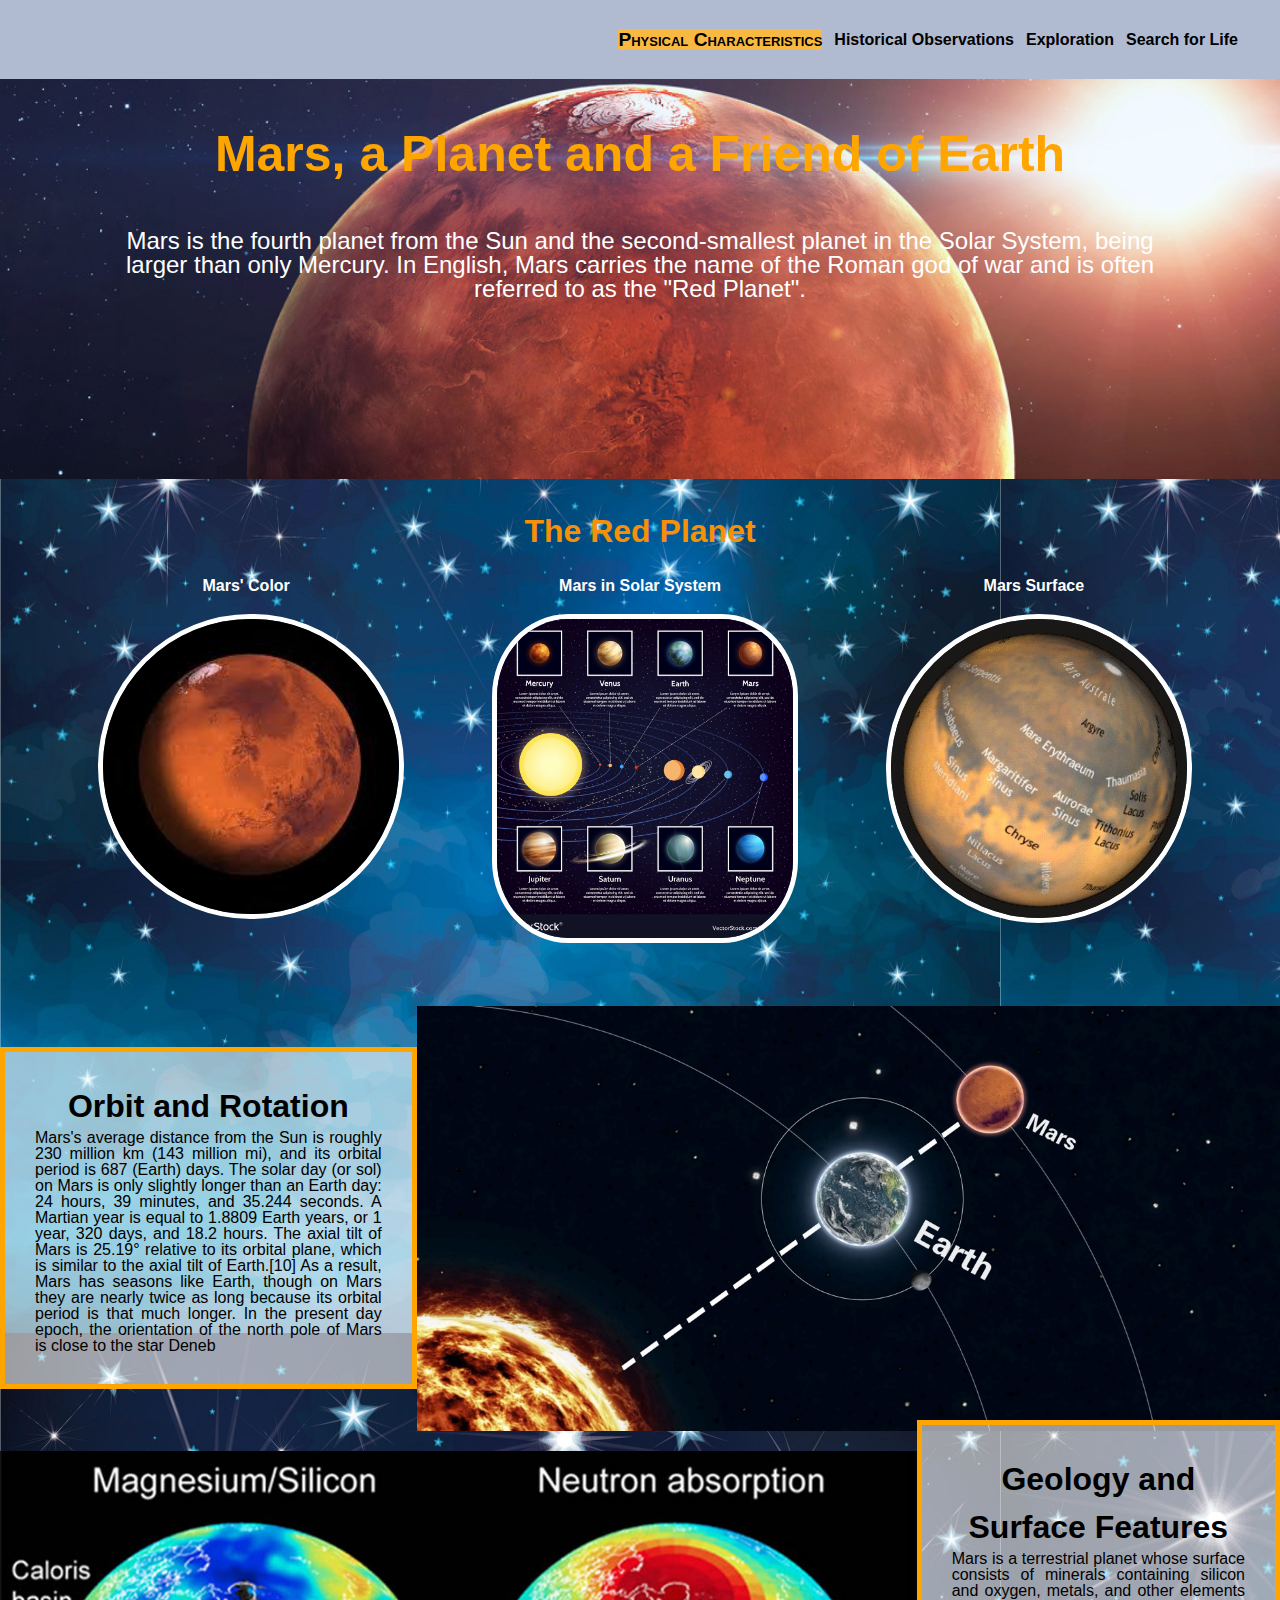
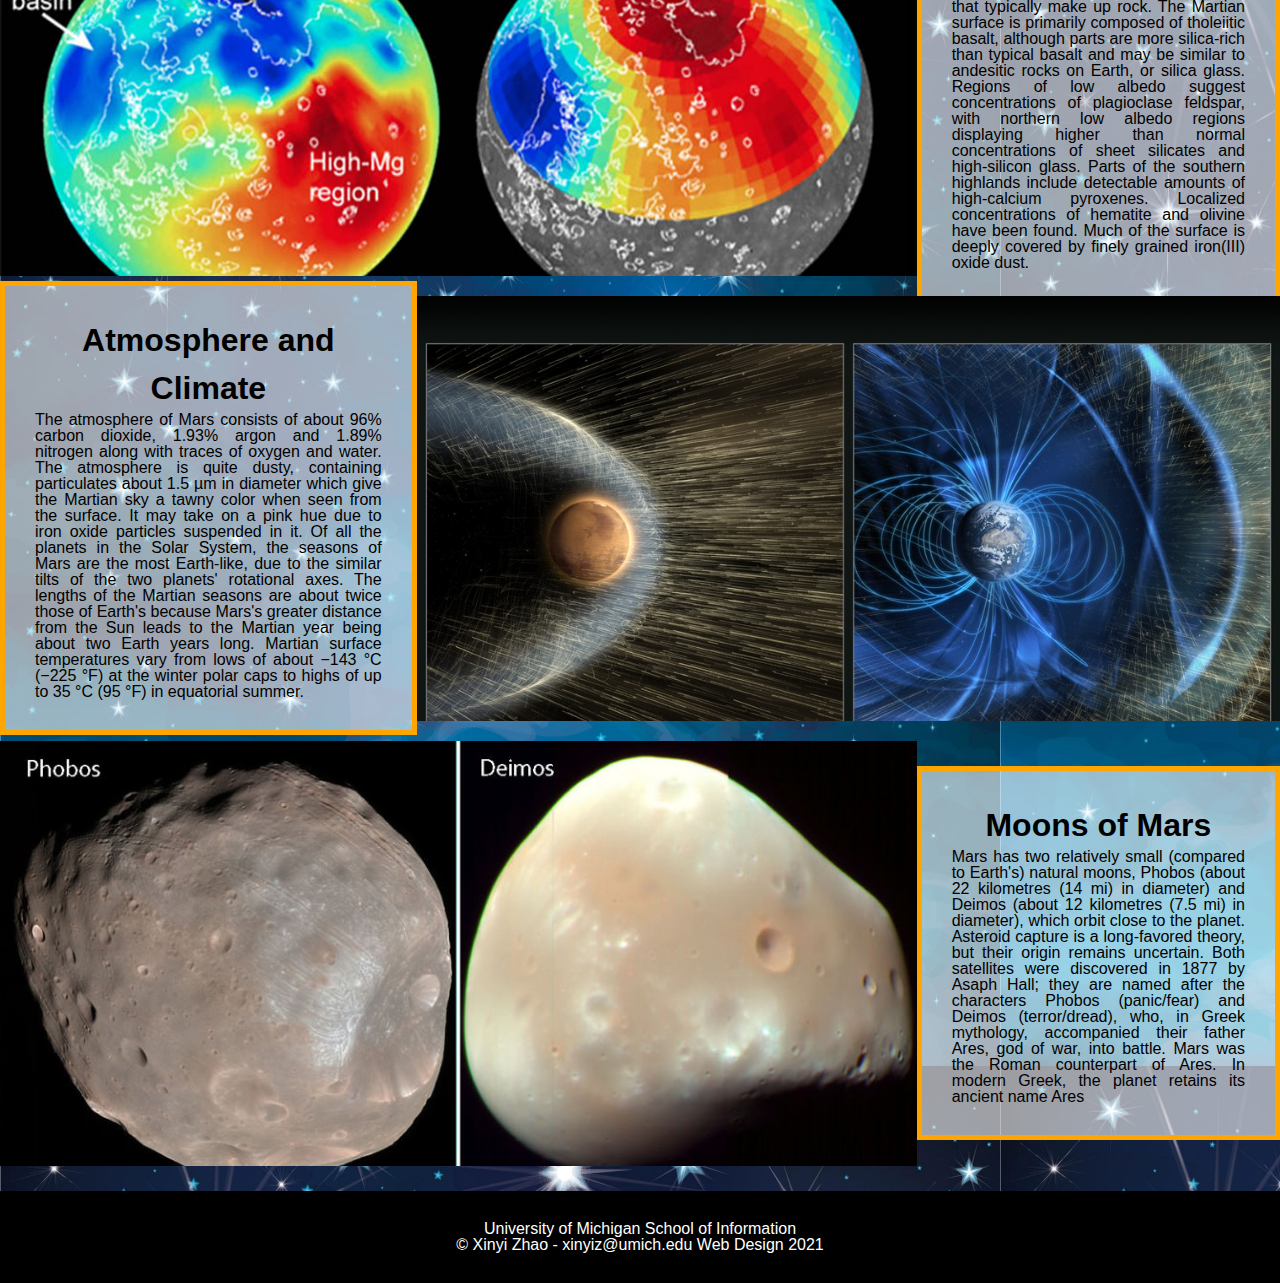
<file: index.html>
<!DOCTYPE html>
<html lang="en">
  <head>
    <meta charset="utf-8">
    <meta name="viewport" content="width=device-width, initial-scale=1.0">
    <link rel="stylesheet" type="text/css" href="css/html5reset.css">
    <link rel="stylesheet" type="text/css" href="css/style.css">
    <link rel="shortcut icon" type="image/jpg" href="images/logo.jpg"/>
    <title>Introduction about Mars</title>
  </head>
  <body>
    <div class="skip"><a href="#main">Skip to Main Content</a></div>
    <nav>
        <ul class="nav_links">
          <li><a href="index.html" class="active-page">Physical Characteristics</a></li>
          <li><a href="history.html">Historical Observations</a></li>
          <li><a href="explore.html">Exploration</a></li>
          <li><a href="life.html">Search for Life</a></li>
        </ul>
      </nav>
    
      
    <header id="main" style="background-image: url('images/head1.jpg');">
      <h1>Mars, a Planet and a Friend of Earth</h1>
      <p>Mars is the fourth planet from the Sun and the second-smallest planet in the Solar System, being larger than only Mercury. In English, Mars carries the name of the Roman god of war and is often referred to as the "Red Planet".</p>
    </header>
    
  <main>
    <section class="introduce">
      <header>
        <h2 class = "introduction">The Red Planet</h2>
      </header>

      <div class="three_img">
      <div class="image_a">
        <img src="images/page1_a.jpg" alt=""/>
      </div>
      <div class="image_b">
        <img src="images/page1_b.jpg" alt=""/>
      </div>
      <div class="image_c">
        <img src="images/page1_c.jpg" alt=""/>
      </div>

      <div class="title_a">
        <a id="a"></a>
        <h3>Mars' Color</h2>
      </div>
      <div class="title_b">
        <a id="b"></a>
        <h3>Mars in Solar System</h2>
      </div>
      <div class="title_c">
        <a id="c"></a>
        <h3>Mars Surface</h2>
      </div>
    </div>
    </section>

    <section class="container">
    <div class="one-image">
      <img src="images/orbit.jpg" alt=""/>
    </div>
    
    <div class="one text">
      <a id="one"></a>
      <h2>Orbit and Rotation</h2>
      <p>Mars's average distance from the Sun is roughly 230 million km (143 million mi), and its orbital period is 687 (Earth) days. The solar day (or sol) on Mars is only slightly longer than an Earth day: 24 hours, 39 minutes, and 35.244 seconds. A Martian year is equal to 1.8809 Earth years, or 1 year, 320 days, and 18.2 hours.  The axial tilt of Mars is 25.19° relative to its orbital plane, which is similar to the axial tilt of Earth.[10] As a result, Mars has seasons like Earth, though on Mars they are nearly twice as long because its orbital period is that much longer. In the present day epoch, the orientation of the north pole of Mars is close to the star Deneb</p>
    </div>

    <div class="two-image">
      <img src="images/surface.jpg" alt=""/>
    </div>

    <div class="two text">
      <a id="two"></a>
      <h2>Geology and Surface Features</h2>
      <p>Mars is a terrestrial planet whose surface consists of minerals containing silicon and oxygen, metals, and other elements that typically make up rock. The Martian surface is primarily composed of tholeiitic basalt, although parts are more silica-rich than typical basalt and may be similar to andesitic rocks on Earth, or silica glass. Regions of low albedo suggest concentrations of plagioclase feldspar, with northern low albedo regions displaying higher than normal concentrations of sheet silicates and high-silicon glass. Parts of the southern highlands include detectable amounts of high-calcium pyroxenes. Localized concentrations of hematite and olivine have been found. Much of the surface is deeply covered by finely grained iron(III) oxide dust.</p>
    </div>

    <div class="three-image">
      <img src="images/atmosphere.jpg" alt=""/>
    </div>

    <div class="three text">
      <a id="three"></a>
      <h2>Atmosphere and Climate</h2>
      <p>The atmosphere of Mars consists of about 96% carbon dioxide, 1.93% argon and 1.89% nitrogen along with traces of oxygen and water. The atmosphere is quite dusty, containing particulates about 1.5 µm in diameter which give the Martian sky a tawny color when seen from the surface. It may take on a pink hue due to iron oxide particles suspended in it. Of all the planets in the Solar System, the seasons of Mars are the most Earth-like, due to the similar tilts of the two planets' rotational axes. The lengths of the Martian seasons are about twice those of Earth's because Mars's greater distance from the Sun leads to the Martian year being about two Earth years long. Martian surface temperatures vary from lows of about −143 °C (−225 °F) at the winter polar caps to highs of up to 35 °C (95 °F) in equatorial summer.</p>
    </div>

    <div class="four-image">
      <img src="images/moon.jpg" alt =""/>
    </div>

    <div class="four text">
      <a id="four"></a>
      <h2>Moons of Mars</h2>
      <p>Mars has two relatively small (compared to Earth's) natural moons, Phobos (about 22 kilometres (14 mi) in diameter) and Deimos (about 12 kilometres (7.5 mi) in diameter), which orbit close to the planet. Asteroid capture is a long-favored theory, but their origin remains uncertain. Both satellites were discovered in 1877 by Asaph Hall; they are named after the characters Phobos (panic/fear) and Deimos (terror/dread), who, in Greek mythology, accompanied their father Ares, god of war, into battle. Mars was the Roman counterpart of Ares. In modern Greek, the planet retains its ancient name Ares</p>
    </div>
  </section>
  </main>
    <footer>
      <p>University of Michigan School of Information <br/>
        &copy; Xinyi Zhao - xinyiz@umich.edu Web Design 2021</p>
    </footer>
  </body>
</html>
</file>
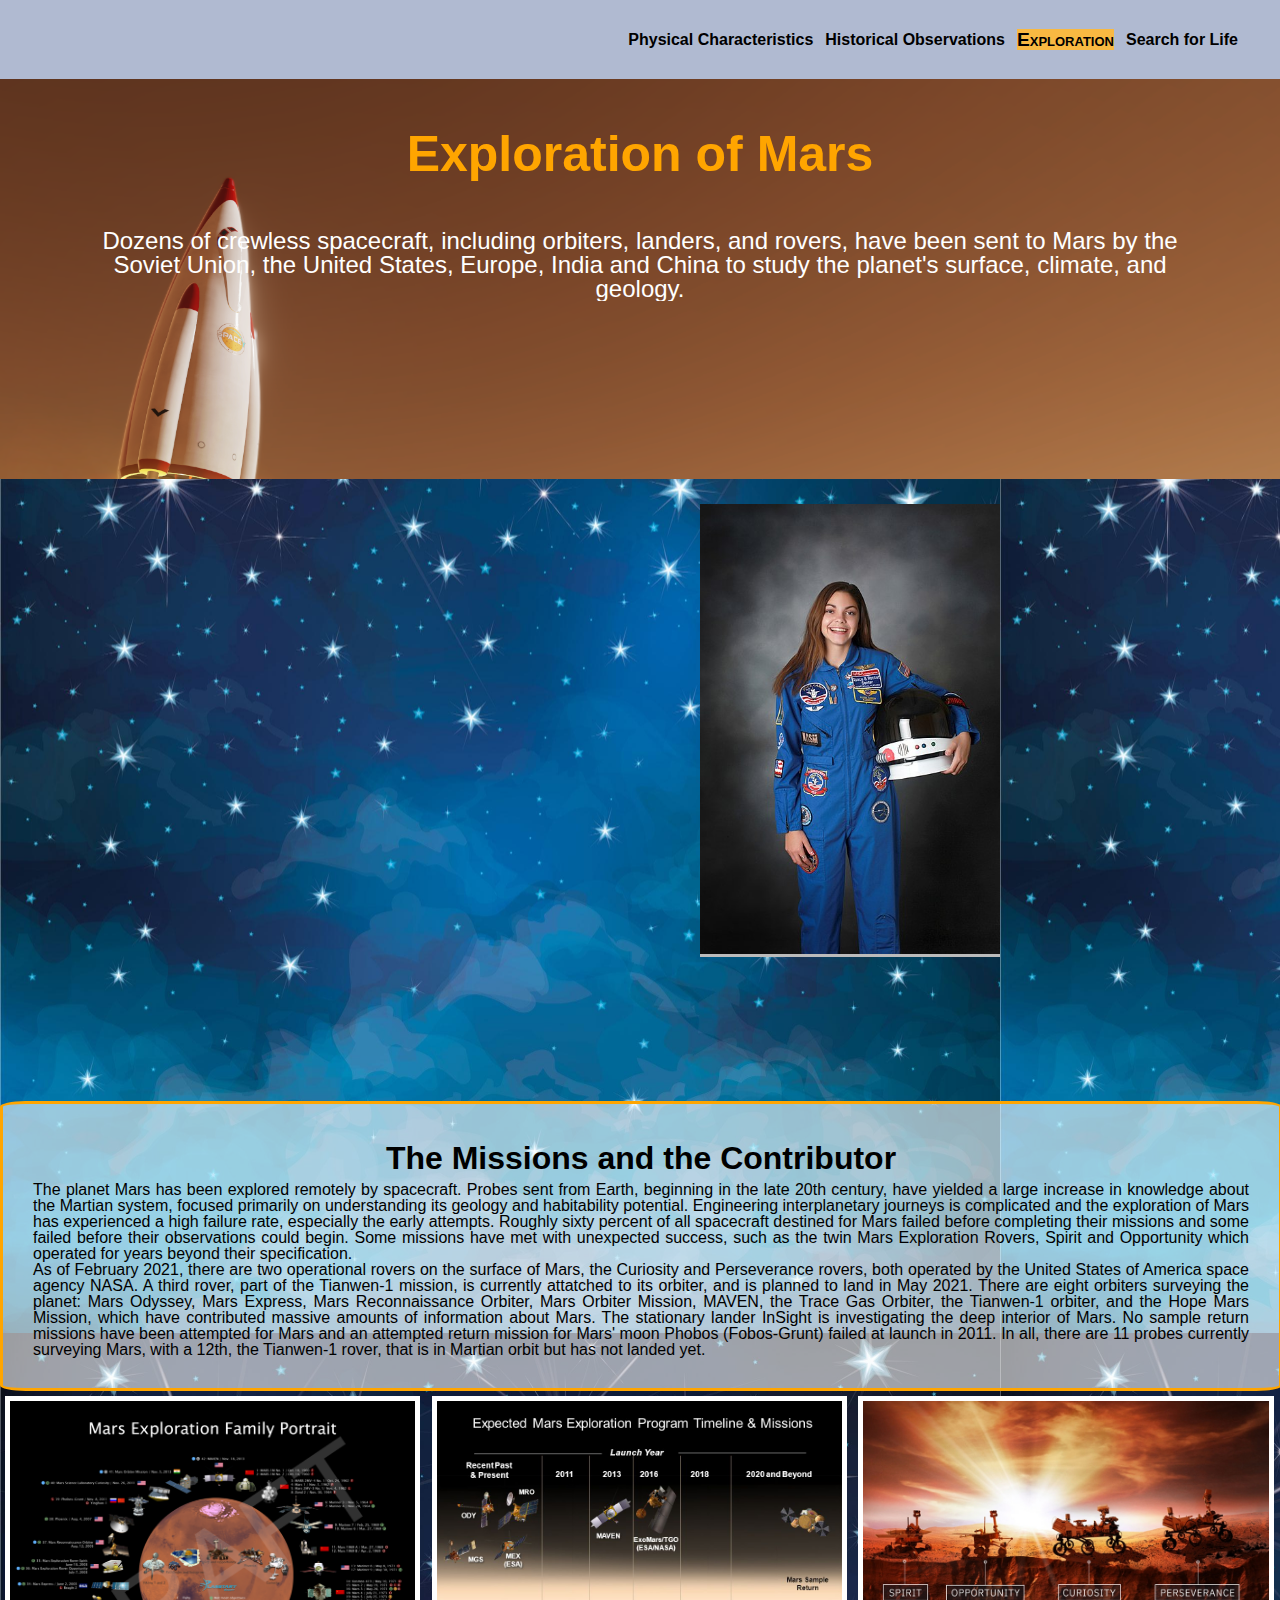
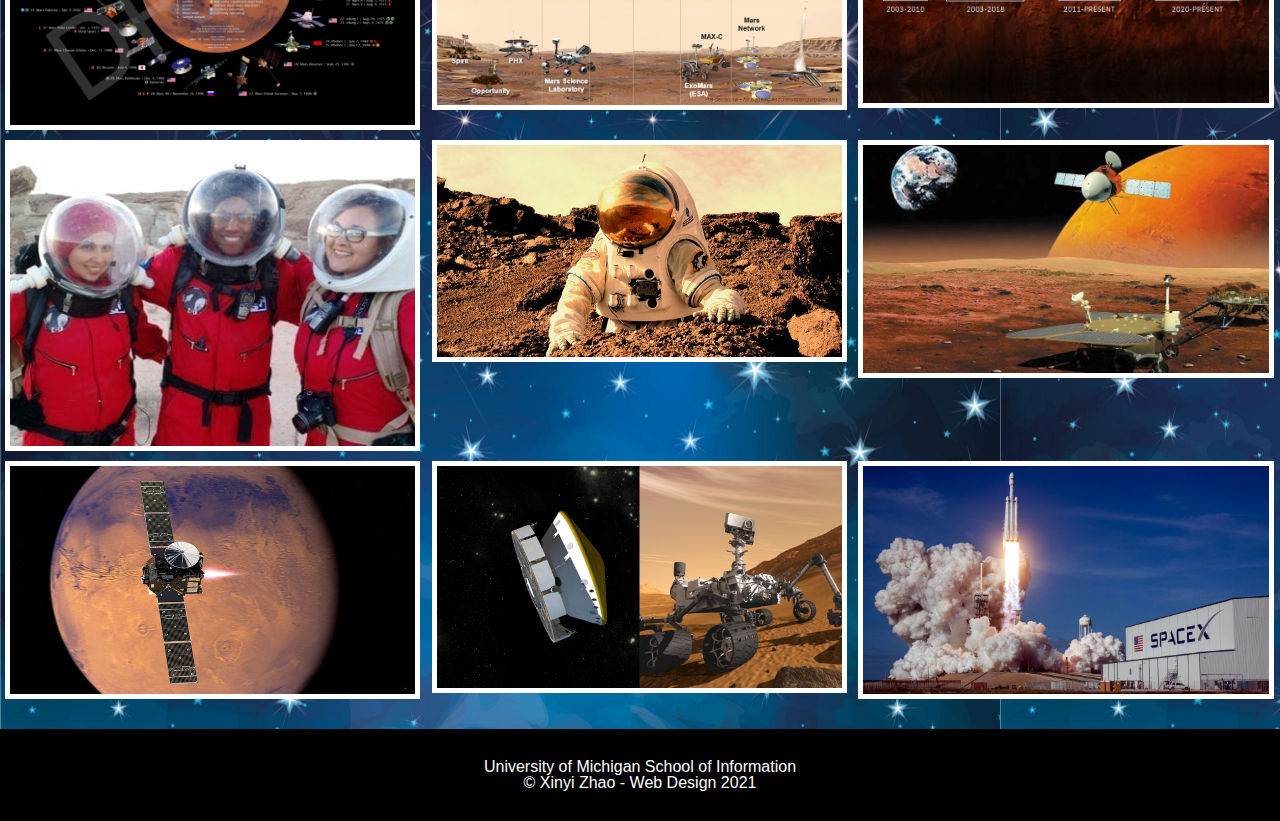
<file: explore.html>
<!DOCTYPE html>
<html lang="en">
  <head>
    <meta charset="utf-8">
    <meta name="viewport" content="width=device-width, initial-scale=1.0">
    <link rel="stylesheet" type="text/css" href="css/html5reset.css">
    <link rel="stylesheet" type="text/css" href="css/style.css">
    <link rel="shortcut icon" type="image/jpg" href="images/logo.jpg"/>
    <title>Introduction about Mars</title>
  </head>
  <body>
    <div class="skip"><a href="#main">Skip to Main Content</a></div>
    <nav>
        <ul class="nav_links">
          <li><a href="index.html">Physical Characteristics</a></li>
          <li><a href="history.html">Historical Observations</a></li>
          <li><a href="explore.html" class="active-page">Exploration</a></li>
          <li><a href="life.html">Search for Life</a></li>
        </ul>
      </nav>
    
      
    <header id="main" style="background-image: url('images/head3.png');">
      <h1>Exploration of Mars</h1>
      <p>Dozens of crewless spacecraft, including orbiters, landers, and rovers, have been sent to Mars by the Soviet Union, the United States, Europe, India and China to study the planet's surface, climate, and geology.</p>
    </header>
    
  <main>

    <div class="flip-card">
      <div class="flip-card-inner">
        <div class="flip-card-front">
          <img src="images/card.jpg" alt="Carson" style="width:300px">
        </div>
        <div class="flip-card-back">
          <h2>Alyssa Carson</h2> 
          <p>Born: March 10, 2001 (age 20)</p> 
          <p>Hammond, Louisiana, US</p> 
          <p>Education:Embry–Riddle Aeronautical University</p>
          <p>Aim: be part of the first human mission to Mars on 2033</p>
        </div>
      </div>
    </div>

    <div class="gallery"> 
      <div class="text" id ="space">
        <h2>The Missions and the Contributor</h2>
        <p>The planet Mars has been explored remotely by spacecraft. Probes sent from Earth, beginning in the late 20th century, have yielded a large increase in knowledge about the Martian system, focused primarily on understanding its geology and habitability potential. Engineering interplanetary journeys is complicated and the exploration of Mars has experienced a high failure rate, especially the early attempts. Roughly sixty percent of all spacecraft destined for Mars failed before completing their missions and some failed before their observations could begin. Some missions have met with unexpected success, such as the twin Mars Exploration Rovers, Spirit and Opportunity which operated for years beyond their specification.</p>
        <p>As of February 2021, there are two operational rovers on the surface of Mars, the Curiosity and Perseverance rovers, both operated by the United States of America space agency NASA. A third rover, part of the Tianwen-1 mission, is currently attatched to its orbiter, and is planned to land in May 2021. There are eight orbiters surveying the planet: Mars Odyssey, Mars Express, Mars Reconnaissance Orbiter, Mars Orbiter Mission, MAVEN, the Trace Gas Orbiter, the Tianwen-1 orbiter, and the Hope Mars Mission, which have contributed massive amounts of information about Mars. The stationary lander InSight is investigating the deep interior of Mars. No sample return missions have been attempted for Mars and an attempted return mission for Mars' moon Phobos (Fobos-Grunt) failed at launch in 2011. In all, there are 11 probes currently surveying Mars, with a 12th, the Tianwen-1 rover, that is in Martian orbit but has not landed yet. </p>
      </div>
      <img id="image1" src="images/explore0.png" alt="" />
      <img id="image2" src="images/explore1.jpg" alt="" />
      <img id="image3" src="images/explore2.jpg" alt="" />
      <img id="image4" src="images/explore3.jpg" alt="" />
      <img id="image5" src="images/explore4.jpg" alt="" />
      <img id="image6" src="images/spacecraft.jpg" alt="" />
      <img id="image7" src="images/express.jpg" alt="" />
      <img id="image8" src="images/lab.jpg" alt="" />
      <img id="image9" src="images/spacex.jpg" alt="" />
    </div>
  </main>
    <footer>
      <p>University of Michigan School of Information <br/>
        &copy; Xinyi Zhao - Web Design 2021</p>
    </footer>
  </body>
</html>
</file>
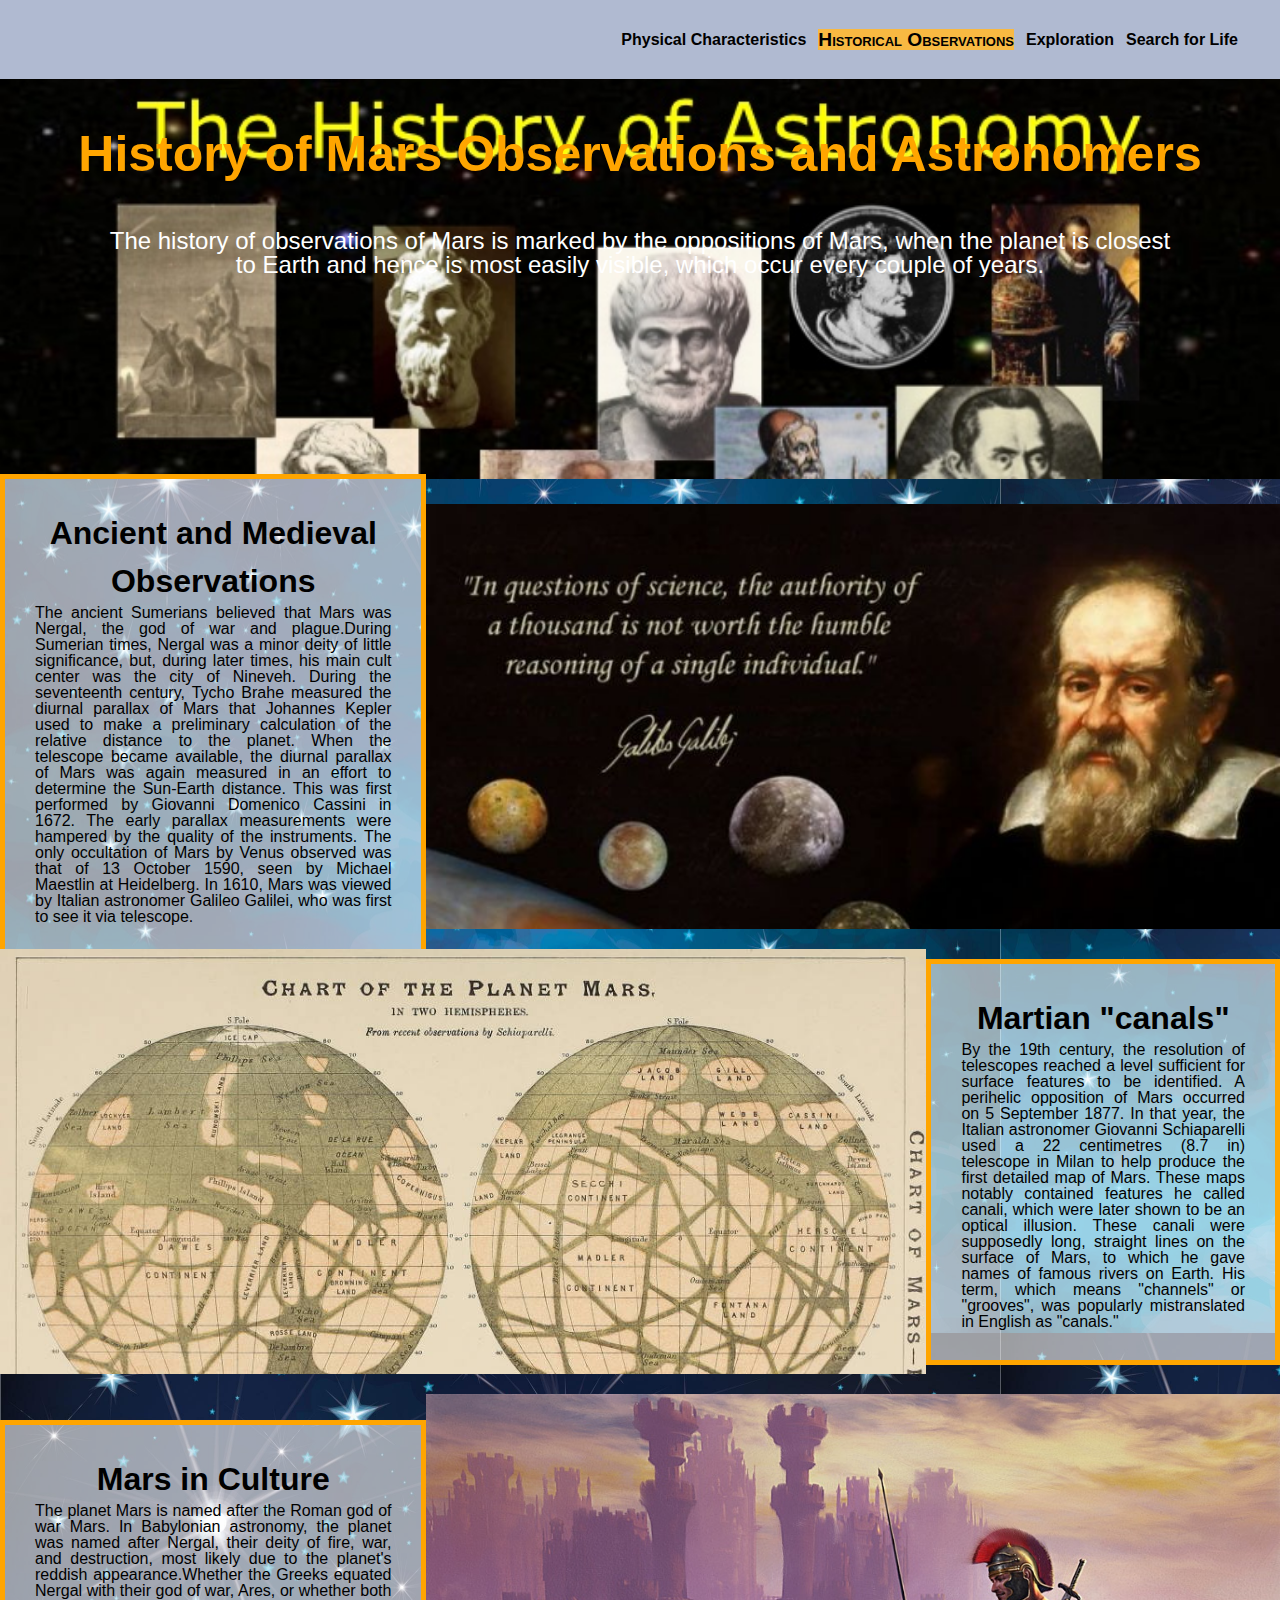
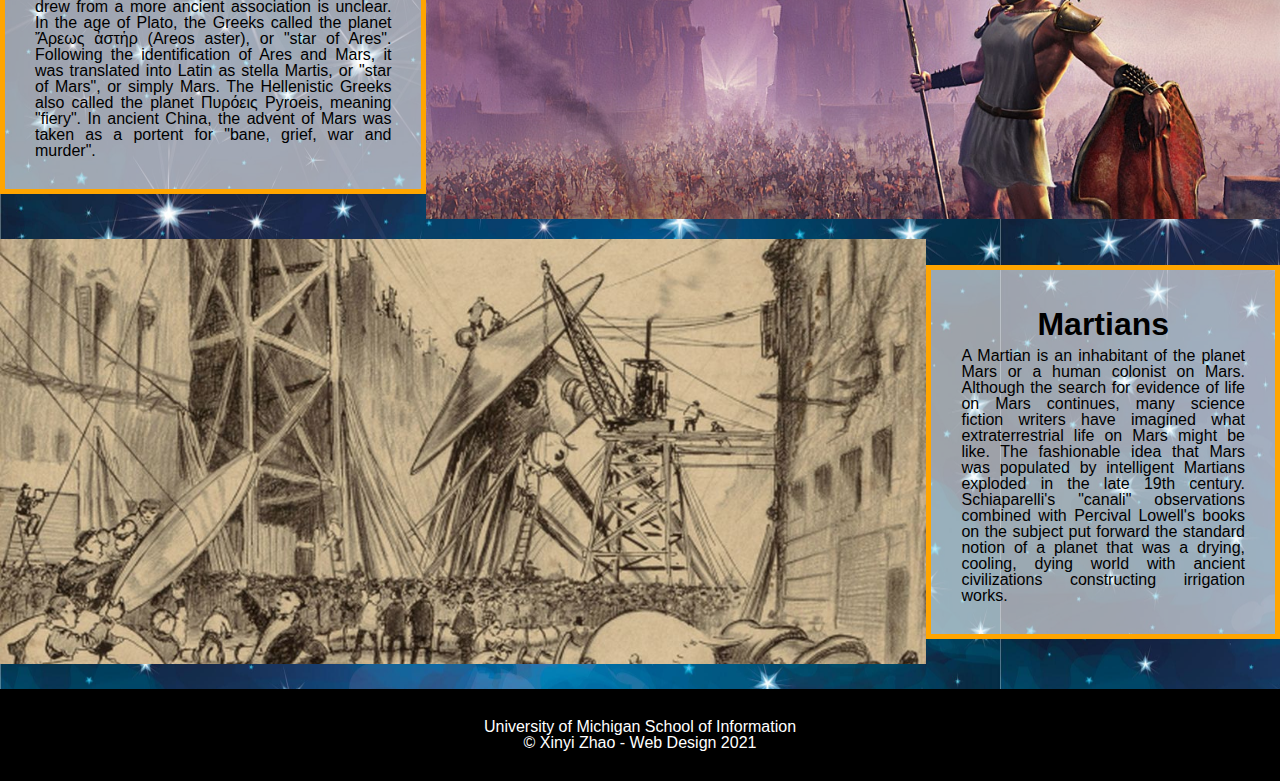
<file: history.html>
<!DOCTYPE html>
<html lang="en">
  <head>
    <meta charset="utf-8">
    <meta name="viewport" content="width=device-width, initial-scale=1.0">
    <link rel="stylesheet" type="text/css" href="css/html5reset.css">
    <link rel="stylesheet" type="text/css" href="css/style.css">
    <link rel="shortcut icon" type="image/jpg" href="images/logo.jpg"/>
    <title>Introduction about Mars</title>
  </head>
  <body>
    <div class="skip"><a href="#main">Skip to Main Content</a></div>
    <nav>
        <ul class="nav_links">
          <li><a href="index.html">Physical Characteristics</a></li>
          <li><a href="history.html" class="active-page">Historical Observations</a></li>
          <li><a href="explore.html">Exploration</a></li>
          <li><a href="life.html">Search for Life</a></li>
        </ul>
      </nav>
    
      
    <header id="main" style="background-image: url('images/head2.jpg');">
      <h1>History of Mars Observations and Astronomers</h1>
      <p>The history of observations of Mars is marked by the oppositions of Mars, when the planet is closest to Earth and hence is most easily visible, which occur every couple of years. </p>
    </header>
    
  <main class="container">
    <div class="one-image">
      <img src="images/acient.jpg" alt=""/>
    </div>
    
    <div class="one text">
      <a id="one"></a>
      <h2>Ancient and Medieval Observations</h2>
      <p>The ancient Sumerians believed that Mars was Nergal, the god of war and plague.During Sumerian times, Nergal was a minor deity of little significance, but, during later times, his main cult center was the city of Nineveh. During the seventeenth century, Tycho Brahe measured the diurnal parallax of Mars that Johannes Kepler used to make a preliminary calculation of the relative distance to the planet. When the telescope became available, the diurnal parallax of Mars was again measured in an effort to determine the Sun-Earth distance. This was first performed by Giovanni Domenico Cassini in 1672. The early parallax measurements were hampered by the quality of the instruments. The only occultation of Mars by Venus observed was that of 13 October 1590, seen by Michael Maestlin at Heidelberg. In 1610, Mars was viewed by Italian astronomer Galileo Galilei, who was first to see it via telescope.</p>
    </div>

    <div class="two-image">
      <img src="images/canal.jpg" alt=""/>
    </div>

    <div class="two text">
      <a id="two"></a>
      <h2>Martian "canals"</h2>
      <p>By the 19th century, the resolution of telescopes reached a level sufficient for surface features to be identified. A perihelic opposition of Mars occurred on 5 September 1877. In that year, the Italian astronomer Giovanni Schiaparelli used a 22 centimetres (8.7 in) telescope in Milan to help produce the first detailed map of Mars. These maps notably contained features he called canali, which were later shown to be an optical illusion. These canali were supposedly long, straight lines on the surface of Mars, to which he gave names of famous rivers on Earth. His term, which means "channels" or "grooves", was popularly mistranslated in English as "canals."</p>
    </div>

    <div class="three-image">
      <img src="images/culture.jpg" alt=""/>
    </div>

    <div class="three text">
      <a id="three"></a>
      <h2>Mars in Culture</h2>
      <p>The planet Mars is named after the Roman god of war Mars. In Babylonian astronomy, the planet was named after Nergal, their deity of fire, war, and destruction, most likely due to the planet's reddish appearance.Whether the Greeks equated Nergal with their god of war, Ares, or whether both drew from a more ancient association is unclear. In the age of Plato, the Greeks called the planet Ἄρεως ἀστἡρ (Areos aster), or "star of Ares". Following the identification of Ares and Mars, it was translated into Latin as stella Martis, or "star of Mars", or simply Mars. The Hellenistic Greeks also called the planet Πυρόεις Pyroeis, meaning "fiery". In ancient China, the advent of Mars was taken as a portent for "bane, grief, war and murder".</p>
    </div>

    <div class="four-image">
      <img src="images/martian.jpg" alt =""/>
    </div>

    <div class="four text">
      <a id="four"></a>
      <h2>Martians</h2>
      <p>A Martian is an inhabitant of the planet Mars or a human colonist on Mars. Although the search for evidence of life on Mars continues, many science fiction writers have imagined what extraterrestrial life on Mars might be like. The fashionable idea that Mars was populated by intelligent Martians exploded in the late 19th century. Schiaparelli's "canali" observations combined with Percival Lowell's books on the subject put forward the standard notion of a planet that was a drying, cooling, dying world with ancient civilizations constructing irrigation works.</p>
    </div>
  </main>
    <footer>
      <p>University of Michigan School of Information <br/>
        &copy; Xinyi Zhao - Web Design 2021</p>
    </footer>
  </body>
</html>
</file>
<file: css/style.css>
html{
    scroll-behavior: smooth;
}

body{
  background-image: url("../images/background2.jpg");
  /*background-color: rgb(176, 186, 209, 1);*/
  font-size: 16px;
  margin: 0;
  padding: 0;
  font-family: Arial, Helvetica, sans-serif;
}

h1{
  font-size: 50px;
  line-height: 1;
  padding: 50px 0;
  text-align: center;
}

h2{
  font-size: 32px;
  line-height: 1.5;
}

.nav_links{
  display: flex;
  flex-direction: column;
  justify-content:center;
  align-items: center;
}

nav{
  background-color:rgb(176, 186, 209, 1);
  padding: 25px;
}

footer{
  background-color: black;
  color: white;
  padding-top: 30px;
  padding-bottom: 30px;
  text-align: center;
  align-self: center;
  margin-top: 25px;
}

header p{
  color: white;
  font-size: 24px;
  padding: 0 100px;
  text-align: center;
  overflow: hidden;
}


nav a{
  color: black;
  font-weight: bold;
  text-decoration: none;
  }
  

nav a:link {
  text-decoration: none;
}


.active-page{
  background-color:rgb(248, 185, 66);
  font-size: larger;
  /*font-style: italic;*/
  font-variant: small-caps;
  /*text-decoration:underline red 4px;*/
}

nav a:hover {
  text-decoration: solid underline steelblue 2px;
}


.skip a{
  background: white;
  left: 0;
  padding: 7px;
  -webkit-transition: top 1s ease-out;
  transition: top 1s ease-out;
  z-index: 1;
  position: absolute;
  top: -50px;
}

.skip a:focus{
  position:absolute;
  top:10px;
}

*:focus{
  border-top:2px dashed;
  border-bottom: 2px dashed;
}


#main{
  background-attachment: fixed;      
  background-position: center;  
  background-repeat: no-repeat; 
  background-size: cover;       
  color: orange;
  min-height: 400px;               
  margin-bottom: 25px;
  /*background-image: url("../images/head1.jpg");*/
}

.introduction{
  color:rgb(247, 143, 7);
  padding: 3px;
  text-align: center;
  align-self: center;
}

.three_img{
  display:grid;
  grid-template-columns: 1fr 3fr 1fr; 
  grid-template-rows: 1fr 6fr 1fr 6fr 1fr 6fr;
  margin-bottom: 5px;
}
.image_a >img{
  border-radius: 50%;
  border: 5px solid white;
}
.image_b >img{
  border-radius: 25%;
  border: 5px solid white;
}
.image_c >img{
  border-radius: 50%;
  border: 5px solid white;
}

.image_a, .image_b, .image_c, .title_a, .title_b, .title_c{
  grid-column: 2/3;
}

.image_a{
  grid-row: 2/3;
}

.image_b{
  grid-row: 4/5;
}

.image_c{
  grid-row: 6/7;
}

.title_a{
  grid-row:1/2;
}

.title_b{
  grid-row:3/4;
}

.title_c{
  grid-row:5/6;
}

.title_a, .title_b, .title_c{
  text-align: center;
  align-self: center;
  color: white;
}

.container{
  display: grid;
  grid-template-columns: 1fr 1fr 1fr 1fr;
  grid-template-rows: auto auto auto auto;
  row-gap: 20px;
}

.one, .two, .three, .four{
  grid-column:1/5;
}

img{
  width: 100%;
}

.one-image, .two-image, .three-image, .four-image{
  grid-column: 1/5;
  max-height: 450px;
  width: 100%;
  overflow: hidden;
}


.one{
  grid-row: 1/2;
}

.one-image{
  grid-row: 2/3;
}

.two{
  grid-row: 3/4;
}

.two-image{
  grid-row: 4/5;
}

.three{
  grid-row: 5/6;
}

.three-image{
  grid-row: 6/7;
}

.four{
  grid-row: 7/8;
}

.four-image{
  grid-row: 8/9;
}

.text{
  background-color: rgba(253, 253, 253, 0.6);
  border: 5px solid orange;
  padding: 30px;
  text-align: justify;
  align-self: center;
}
.text h2{
  text-align: center;
}

.gallery{
  /*min-height: 600px;*/
  /*min-width: 1000px;*/
  display: grid;
  grid-template-columns: 1fr;
  grid-template-rows: auto auto auto auto auto auto auto auto auto auto;
}

#space {
  grid-row: 1/2;
  grid-column: 1/2;
  width:95%;
  border: 3px solid orange;
  border-radius: 10%;
}

.gallery > img{
  border: 5px white solid;
  margin: 5px;
  width: 95%;
}

#image1{
  grid-row:2/3;
}

#image2{
  grid-row:3/4;
}

#image3{
  grid-row:4/5;
}

#image4{
  grid-row:5/6;
}

#image5{
  grid-row:6/7;
}

#image6{
  grid-row:7/8;
}

#image7{
  grid-row:8/9;
}

#image9{
  grid-row:9/10;
}

#image1, #image2, #image3, #image4, #image5, #image6, #image7, #image8, #image9{
  grid-column:1/2;
}

.three_img{
  /*Your code here.*/
 animation-name: image_show;
 animation-duration: 5s;
}

@-webkit-keyframes image_show{
  from {opacity: 0;}
  to {opacity: 1;}
  /*Your code here.*/
}

@keyframes image_show{
  from {opacity: 0;}
  to {opacity: 1;}
  /*Your code here.*/
} 

.flip-card {
  background-color: transparent;
  width: 300px;
  margin-left: 120px;
  /*perspective: 1000px; /* Remove this if you don't want the 3D effect */
}

/* This container is needed to position the front and back side */
.flip-card-inner {
  position: relative;
  width: 100%;
  height: 100%;
  text-align: center;
  transition: transform 0.8s;
  transform-style: preserve-3d;
}

/* Do an horizontal flip when you move the mouse over the flip box container */
.flip-card:hover .flip-card-inner {
  transform: rotateY(180deg);
}

/* Position the front and back side */
.flip-card-front, .flip-card-back {
  position: relative;
  width: 100%;
  height: 100%;
  -webkit-backface-visibility: hidden; /* Safari */
  backface-visibility: hidden;
}

/* Style the front side (fallback if image is missing) */
.flip-card-front {
  background-color: #bbb;
  color: black;
}

/* Style the back side */
.flip-card-back {
  background-color: steelblue;
  color: yellow;
  transform: rotateY(180deg);
}


@media all and (min-width: 600px){
  img{
    width:100%;
 }
  .nav_links{
    display: flex;
    flex-direction: row;
    justify-content:center;
    align-items: center;
 }

 .nav_links >li{
  margin-right:12px;
 }

  .container{
    display: grid;
    grid-template-columns: auto auto auto;
    grid-template-rows: 425px 425px 425px 425px;
 }

  .one, .three{
    grid-column: 1/3;
 }

  .two, .four{
    grid-column: 2/4;
 }

  .one-image, .three-image{
    grid-column: 2/4;
 }

  .two-image, .four-image{
    grid-column: 1/3;
 }
  
 .one, .one-image{
   grid-row:1/2;
 }

 .two, .two-image{
   grid-row:2/3;
 }

 .three, .three-image{
   grid-row:3/4;
 }

 .four, .four-image{
   grid-row:4/5;
 }

 .gallery{
  display: grid;
  grid-template-columns: 1fr 1fr;
  grid-template-rows: auto auto auto auto auto auto;
 }

 #space{
  grid-row: 1/2;
  grid-column: 1/3;
  width:95%;
  border-radius: 2%;
 } 

 #image1, #image2{
  grid-row:2/3;
 }

 #image3, #image4{
  grid-row:3/4;
 }

 #image5, #image6{
  grid-row:4/5;
 }

 #image7, #image8{
  grid-row:5/6;
 }

 #image9{
  grid-row:6/7;
  grid-column:1/3;
 }

 #image1, #image3, #image5, #image7{
  grid-column:1/2;
 }
 
 #image2, #image4, #image6, #image8{
  grid-column:2/3;
 } 

 .flip-card {
  background-color: transparent;
  width: 300px;
  margin-left: 300px;
  /*perspective: 1000px; /* Remove this if you don't want the 3D effect */
}
 
}


@media all and (min-width: 880px){
    
  img{
     width:100%;
  }

  
  nav{
    padding: 30px;
    text-align: left;
    vertical-align: middle;
  }

  .nav_links{
    display: flex;
    flex-direction: row;
    justify-content:flex-end;

  }

  .nav_links >li{
    margin-right:12px;
  }

  .three_img{
    display:grid;
    grid-template-columns: 1fr 3fr 1fr 3fr 1fr 3fr 1fr; 
    grid-template-rows: 1fr 6fr 1fr;
    margin-bottom: 5px;
  }
  
  .image_a{
    grid-column: 2/3;
  }
  
  .image_b{
    grid-column: 4/5;
  }
  
  .image_c{
    grid-column: 6/7;
  }
  .image_a, .image_b, .image_c{
    grid-row: 2/3;
  }
  
  .title_a{
    grid-column:2/3;
  }
  
  .title_b{
    grid-column:4/5;
  }
  
  .title_c{
    grid-column:6/7;
  }
  
  .title_a, .title_b, .title_c{
    grid-row:1/2;
    text-align: center;
    align-self: center;
    color: white;
  }
  
  .container{
    display: grid;
    grid-template-columns: 50px auto 500px auto 50px;
    grid-template-rows: 425px 425px 425px 425px;
  }

 
  .two, .four{
    grid-column: 4/6;
  }

  .one, .three{
    grid-column: 1/3;
  }


  .two-image, .four-image{
    grid-column: 1/4;
  }

  .one-image, .three-image{
    grid-column: 3/6;
  }

  .one, .one-image{
    grid-row: 1/2;
  }
  
  .two, .two-image{
    grid-row: 2/3;
  }
  
  .three, .three-image{
    grid-row: 3/4;
  }
  
  .four, .four-image{
    grid-row: 4/5;
  }
  
  .gallery{
    display: grid;
    grid-template-columns: 1fr 1fr 1fr;
    grid-template-rows: auto auto auto auto;
  }
  
  #space {
    grid-row: 1/2;
    grid-column: 1/4;
    width:95%
  }

  #image1, #image2, #image3{
    grid-row:2/3;
  }

  #image4, #image5, #image6{
    grid-row:3/4;
  }
  
  #image7, #image8, #image9{
    grid-row:4/5;
  }

  #image1, #image4, #image7{
    grid-column:1/2;
  }
  
  #image2, #image5, #image8{
    grid-column:2/3;
  }

  #image3, #image6, #image9{
    grid-column:3/4;
  }

  .flip-card {
    background-color: transparent;
    width: 300px;
    margin-left: 700px;
    /*perspective: 1000px; /* Remove this if you don't want the 3D effect */
  }

}



@media screen and (prefers-reduced-motion: reduce){
  .three_img {
    animation-name: none;
  }
}
</file>
